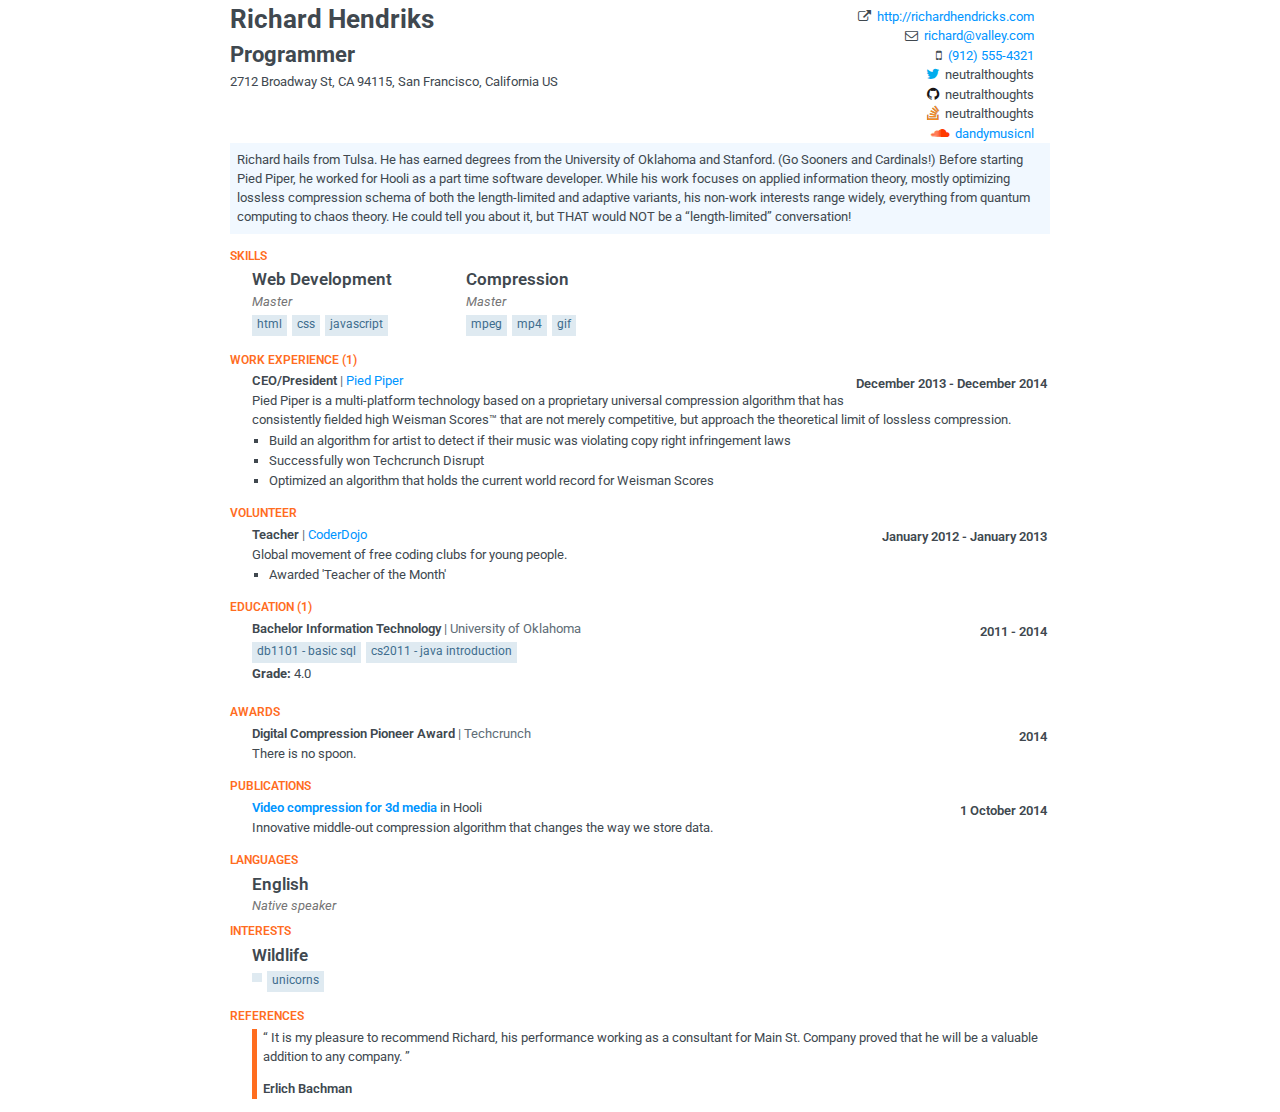
<file: themes/simple/resume.html>
<!DOCTYPE html>
<html th:object="${resume}">
<meta charset="utf-8">
<meta name="viewport"
	content="width=device-width, initial-scale=1.0, user-scalable=no">
<title th:text="*{basics.name}">Richard Hendriks</title>
<link rel="stylesheet"
	href="https://maxcdn.bootstrapcdn.com/font-awesome/4.7.0/css/font-awesome.min.css">
<link href="style.css" rel="stylesheet">
<link href='https://fonts.googleapis.com/css?family=Montserrat:400,700|Open+Sans' rel='stylesheet' type='text/css'>
<link rel="preconnect" href="https://fonts.googleapis.com">
<link rel="preconnect" href="https://fonts.gstatic.com" crossorigin>
<link href="https://fonts.googleapis.com/css2?family=Roboto:wght@300;400&display=swap" rel="stylesheet">
</head>
<body class="vsc-initialized">
	<div id="resume">
		<div id="header" class="clear">
			<div id="header-left">
				<h1 th:text="*{basics.name}">Richard Hendriks</h1>
				<h2 th:text="*{basics.label}">Programmer</h2>

				<span class="location" th:if="*{basics.location != null}"> <span
					class="address" th:text="*{basics.location.address}">2712
						Broadway St,</span> <span class="postalCode"
					th:text="*{basics.location.postalCode}">CA 94115,</span> <span
					class="city" th:text="*{basics.location.city}">San
						Francisco,</span> <span class="region"
					th:text="*{basics.location.region}">California</span> <span
					class="countryCode" th:text="*{basics.location.countryCode}">US</span>
				</span>
			</div>

			<div id="contact">
				<div class="website">
					<span class="fa fa-external-link"></span> <a target="_blank"
						href="http://richardhendricks.com" th:href="*{basics.website}"
						th:text="*{basics.website}">http://richardhendricks.com</a>
				</div>
				<div class="email">
					<span class="fa fa-envelope-o"></span> <a
						href="mailto:richard@valley.com" th:text="*{basics.email}">richard@valley.com</a>
				</div>
				<div class="phone">
					<span class="fa fa-mobile"></span> <a href="tel:(912) 555-4321"
						th:text="*{basics.phone}">(912) 555-4321</a>
				</div>

				<div id="profiles" th:if="*{not #lists.isEmpty(basics.profiles)}">
					<th:block th:each="profile : *{basics.profiles}">
						<div class="item"
							th:if="${#strings.equalsIgnoreCase(profile.network, 'twitter')}">
							<div class="username">
								<span class="fa fa-twitter twitter social"></span> <span
									th:text="${profile.username}">neutralthoughts</span>
							</div>
						</div>
						<div class="item"
							th:if="${#strings.equalsIgnoreCase(profile.network, 'github')}">
							<div class="username">
								<span class="fa fa-github github social"></span> <span
									th:text="${profile.username}">neutralthoughts</span>
							</div>
						</div>
						<div class="item"
							th:if="${#strings.equalsIgnoreCase(profile.network, 'stack-overflow')}">
							<div class="username">
								<span class="fa fa-stack-overflow stack-overflow social"></span> <span
									th:text="${profile.username}">neutralthoughts</span>
							</div>
						</div>
						<div class="item"
							th:if="${#strings.equalsIgnoreCase(profile.network, 'soundcloud')}">
							<div class="username">
								<span class="fa fa-soundcloud soundcloud social"></span> <span
									class="url"> <a target="_blank"
									href="https://soundcloud.com/dandymusicnl"
									th:href="${profile.url}" th:text="${profile.username}">dandymusicnl</a>
								</span>
							</div>
						</div>
					</th:block>
				</div>
			</div>
		</div>

		<section id="summary" class="section">
				<div>
					<p th:text="*{basics.summary}">Richard hails from Tulsa. He has
						earned degrees from the University of Oklahoma and Stanford. (Go
						Sooners and Cardinals!) Before starting Pied Piper, he worked for
						Hooli as a part time software developer. While his work focuses on
						applied information theory, mostly optimizing lossless compression
						schema of both the length-limited and adaptive variants, his
						non-work interests range widely, everything from quantum computing
						to chaos theory. He could tell you about it, but THAT would NOT be
						a “length-limited” conversation!</p>
				</div>
		</section>

		<section class="section margin1" th:if="*{not #lists.isEmpty(skills)}">
			<div>
				<h2 class="section-title">Skills</h2>
      </div>
			<div id="skills">
				<div class="item" th:each="skill : *{skills}">
					<h3 class="name" th:text="${skill.name}">Web Development</h3>
					<div class="level master" th:if="${skill.level} != ''">
						<em th:text="${skill.level}">Master</em>
					</div>
					<ul class="keywords">
						<li th:each="keyword : ${skill.keywords}" th:text="${keyword}">HTML</li>
						<li th:remove="all">CSS</li>
						<li th:remove="all">Javascript</li>
					</ul>
				</div>
				<div class="item" th:remove="all">
					<h3 class="name">Compression</h3>
					<div class="level master">
						<em>Master</em>
					</div>
					<ul class="keywords">
						<li>Mpeg</li>
						<li>MP4</li>
						<li>GIF</li>
					</ul>
				</div>
			</div>
		</section>
		<section class="section" th:if="*{not #lists.isEmpty(work)}">
			<div>
				<h2 class="section-title">
					Work Experience <span class="item-count"
						th:text="*{'(' + work.size() + ')'}">(1)</span>
				</h2>
			</div>

			<section id="work">
				<section class="work-item" th:each="workItem : *{work}">
					<header>
						<div class="position" th:text="${workItem.position}">CEO/President</div>
						<div class="company" th:text="${workItem.name}"><a target="_blank"
						href="http://piedpiper.com" th:href="${workItem.url}">Pied Piper</a></div>
						<div class="date">
							<span class="startDate" th:text="${#temporals.format(workItem.startDate,'yyyy MMM')}">December
								2013</span> - <span class="endDate" th:text="${#temporals.format(workItem.endDate,'yyyy MMM')}?: 'Present'">December
								2014</span>
						</div>
					</header>

					<div class="item" id="work-item">
						<div class="summary">
							<p></p>
							<p th:text="${workItem.summary}">Pied Piper is a
								multi-platform technology based on a proprietary universal
								compression algorithm that has consistently fielded high Weisman
								Scores™ that are not merely competitive, but approach the
								theoretical limit of lossless compression.</p>
							<p></p>
						</div>
						<ul class="highlights"
							th:if="${not #lists.isEmpty(workItem.highlights)}">
							<li th:each="highlight : ${workItem.highlights}"><p
									th:text="${highlight}">Build an algorithm for artist to
									detect if their music was violating copy right infringement
									laws</p></li>
							<li th:remove="all"><p>Successfully won Techcrunch
									Disrupt</p></li>
							<li th:remove="all"><p>Optimized an algorithm that holds
									the current world record for Weisman Scores</p></li>
						</ul>
					</div>
				</section>
			</section>
		</section>
		<section class="section" th:if="*{not #lists.isEmpty(volunteer)}">
			<header>
				<h2 class="section-title">Volunteer</h2>
			</header>
			<section id="volunteer">
				<section class="volunteer-item"
					th:each="volunteerItem : *{volunteer}">
					<header>
						<div class="">
							<div class="position" th:text="${volunteerItem.position}">Teacher</div>
							<div class="organization" th:text="${volunteerItem.organization}"><a target="_blank" href="http://coderdojo.com/"
							th:href="${volunteerItem.url}" th:text="${volunteerItem.url}">CoderDojo</a></div>
						<div class="date">
							<span class="startDate" th:text="${#temporals.format(volunteerItem.startDate,'yyyy MMM')}">
								January 2012 </span> - <span class="endDate"
								th:text="${#temporals.format(volunteerItem.endDate,'yyyy MMM')}?: 'Present'"> January 2013 </span>
						</div>
						</div>
					</header>
					<div class="item">
						<div class="summary">
							<p></p>
							<p th:text="${volunteerItem.summary}">Global movement of free
								coding clubs for young people.</p>
							<p></p>
						</div>
						<ul class="highlights"
							th:if="${not #lists.isEmpty(volunteerItem.highlights)}">
							<li th:each="highlight : ${volunteerItem.highlights}"><p
									th:text="${highlight}">Awarded 'Teacher of the Month'</p></li>
						</ul>
					</div>
				</section>
			</section>
		</section>
		<section class="section" th:if="${not #lists.isEmpty(education)}">
			<header>
				<h2 class="section-title">
					Education <span class="item-count">(1)</span>
				</h2>
			</header>

			<section id="education">
				<section class="education-item"
					th:each="educationItem : *{education}">
					<header>
						<div class="">
							<div class="studyType">Bachelor</div>
							<div class="area">Information Technology</div>
							<div class="institution" th:text="${educationItem.institution}">University
								of Oklahoma</div>
                <div class="date">
                  <span class="startDate" th:text="${#temporals.format(educationItem.startDate,'yyyy MMM')}">
                    2011 </span> - <span class="endDate" th:text="${#temporals.format(educationItem.endDate,'yyyy MMM')}?: 'Present'">
                    2014 </span>
                </div>
						</div>
					</header>
					<ul class="courses"
						th:if="${not #lists.isEmpty(educationItem.courses)}">
						<li th:each="course : ${educationItem.courses}" th:text="${course}">DB1101 - Basic SQL</li>
						<li th:remove="all">CS2011 - Java Introduction</li>
					</ul>
					<div class="item" th:if="${educationItem.score != null}">
						<div class="gpa">
							<strong> Grade:</strong> <span th:text="${educationItem.score}">4.0</span>
						</div>
					</div>
				</section>
			</section>
		</section>
		<section class="section" th:if="*{not #lists.isEmpty(awards)}">
			<header>
				<h2 class="section-title">Awards</h2>
			</header>
			<section id="awards">
				<section class="award-item" th:each="award : *{awards}">
					<header>
						<div class="">
							<div class="title" th:text="${award.title}">Digital
								Compression Pioneer Award</div>
							<div class="awarder" th:text="${award.awarder}">Techcrunch</div>
              <div class="date" th:text="${#temporals.format(award.date,'yyyy MMM')}">2014</div>
						</div>
					</header>

					<div class="item">
						<div class="summary">
							<p></p>
							<p th:text="${award.summary}">There is no spoon.</p>
							<p></p>
						</div>
					</div>
				</section>
			</section>
		</section>
		<section class="section" th:if="*{not #lists.isEmpty(publications)}">
			<header>
				<h2 class="section-title">Publications</h2>
			</header>
			<section id="publications">
				<section class="publication-item"
					th:each="publication : *{publications}">
					<header>
						<div class="">
							<span class="name"> <span class="website"> <a
									target="_blank"
									href="http://en.wikipedia.org/wiki/Silicon_Valley_(TV_series)"
									th:text="${publication.name}" th:href="${publication.url}">Video
										compression for 3d media</a>
							</span>
							</span> <span class="publisher"
								th:text="${'in ' + publication.publisher}"> in Hooli </span>
                <span class="date" th:text="${#temporals.format(publication.releaseDate,'yyyy MMM')}"> 1
                  October 2014 </span>
						</div>
					</header>

					<div class="item">
						<div class="summary">
							<p></p>
							<p th:text="${publication.summary}">Innovative middle-out
								compression algorithm that changes the way we store data.</p>
							<p></p>
						</div>
					</div>
				</section>
			</section>
		</section>
		<section class="section margin1"
			th:if="*{not #lists.isEmpty(languages)}">
			<header>
				<h2 class="section-title">Languages</h2>
			</header>
			<section id="languages">
				<div class="display" th:each="language : *{languages}">
					<h3 class="language" th:text="${language.language}">English</h3><em th:text="${language.fluency}">Native speaker</em>
				</div>
			</section>
		</section>
		<section class="section margin1"
			th:if="*{not #lists.isEmpty(interests)}">
			<header>
				<h2 class="section-title">Interests</h2>
			</header>
			<section id="interests" th:each="interest : *{interests}">
				<div class="item">
					<h3 class="name" th:text="${interest.name}">Wildlife</h3>
					<ul class="keywords">
						<li th:each="keyword : ${interest.keywords}"><span
							th:text="${keyword}"></span></li>
						<li th:remove="all">Unicorns</li>
					</ul>
				</div>
			</section>
		</section>
		<section class="section" th:if="*{not #lists.isEmpty(references)}">
			<header>
				<h2 class="section-title">References</h2>
			</header>
			<section id="references">
				<div class="item" th:each="reference : *{references}">
					<blockquote class="reference" th:text="${reference.reference}">“
						It is my pleasure to recommend Richard, his performance working as
						a consultant for Main St. Company proved that he will be a
						valuable addition to any company. ”</blockquote>
					<div class="name" th:text="${reference.name}">Erlich Bachman</div>
				</div>
			</section>
		</section>
	</div>
</body>
</html>
</file>
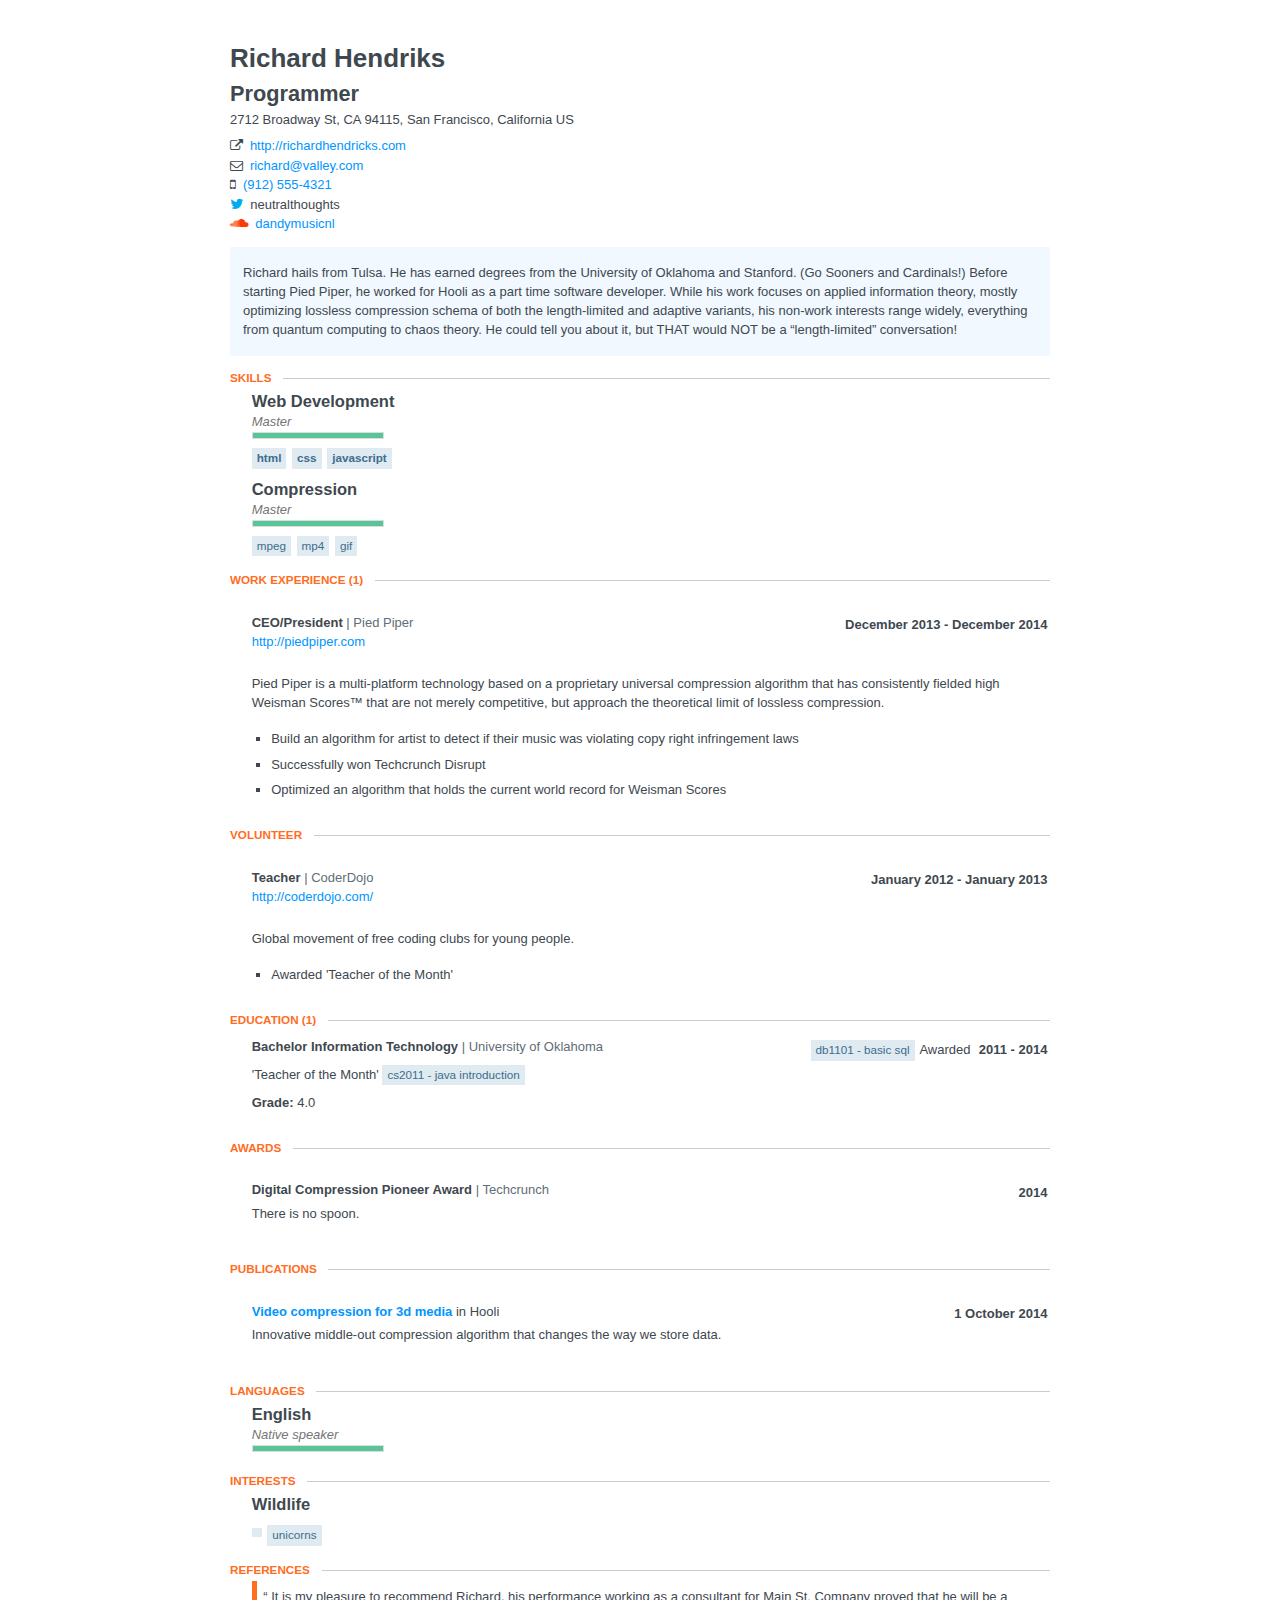
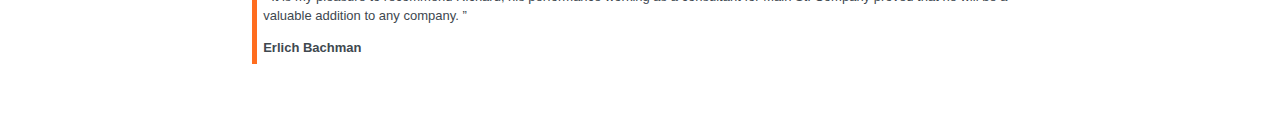
<file: themes/stackoverflow/resume.html>
<!DOCTYPE html>
<!-- saved from url=(0044)https://themes.jsonresume.org/theme/stackoverflow -->
<html th:object="${resume}">
<meta charset="utf-8">
<meta name="viewport"
	content="width=device-width, initial-scale=1.0, user-scalable=no">
<title th:text="*{basics.name}">Richard Hendriks</title>
<link rel="stylesheet"
	href="https://maxcdn.bootstrapcdn.com/font-awesome/4.7.0/css/font-awesome.min.css">
<link href="style.css" rel="stylesheet">
</head>
<body class="vsc-initialized">

	<div id="resume">
		<header id="header" class="clear">
			<div>
				<h1 th:text="*{basics.name}">Richard Hendriks</h1>
				<h2 th:text="*{basics.label}">Programmer</h2>
			</div>

			<span class="location" th:if="*{basics.location != null}"> <span
				class="address" th:text="*{basics.location.address}">2712
					Broadway St,</span> <span class="postalCode"
				th:text="*{basics.location.postalCode}">CA 94115,</span> <span
				class="city" th:text="*{basics.location.city}">San Francisco,</span>
				<span class="region" th:text="*{basics.location.region}">California</span>
				<span class="countryCode" th:text="*{basics.location.countryCode}">US</span>
			</span>


			<div id="contact">
				<div class="website">
					<span class="fa fa-external-link"></span> <a target="_blank"
						href="http://richardhendricks.com" th:href="*{basics.website}"
						th:text="*{basics.website}">http://richardhendricks.com</a>
				</div>
				<div class="email">
					<span class="fa fa-envelope-o"></span> <a
						href="mailto:richard@valley.com" th:text="*{basics.email}">richard@valley.com</a>
				</div>
				<div class="phone">
					<span class="fa fa-mobile"></span> <a href="tel:(912) 555-4321"
						th:text="*{basics.phone}">(912) 555-4321</a>
				</div>
			</div>


			<div id="profiles" th:if="*{not #lists.isEmpty(basics.profiles)}">
				<th:block th:each="profile : *{basics.profiles}">
					<div class="item"
						th:if="${#strings.equalsIgnoreCase(profile.network, 'twitter')}">
						<div class="username">
							<span class="fa fa-twitter twitter social"></span> <span
								th:text="profile.username">neutralthoughts</span>
						</div>
					</div>
					<div class="item"
						th:if="${#strings.equalsIgnoreCase(profile.network, 'soundcloud')}">
						<div class="username">
							<span class="fa fa-soundcloud soundcloud social"></span> <span
								class="url"> <a target="_blank"
								href="https://soundcloud.com/dandymusicnl"
								th:href="*{profile.url}" th:text="*{profile.username}">dandymusicnl</a>
							</span>
						</div>
					</div>
				</th:block>
			</div>
		</header>

		<section class="section main-summary">
			<section>
				<div>
					<p th:text="*{basics.summary}">Richard hails from Tulsa. He has
						earned degrees from the University of Oklahoma and Stanford. (Go
						Sooners and Cardinals!) Before starting Pied Piper, he worked for
						Hooli as a part time software developer. While his work focuses on
						applied information theory, mostly optimizing lossless compression
						schema of both the length-limited and adaptive variants, his
						non-work interests range widely, everything from quantum computing
						to chaos theory. He could tell you about it, but THAT would NOT be
						a “length-limited” conversation!</p>
				</div>
			</section>
		</section>

		<section class="section margin1" th:if="*{not #lists.isEmpty(skills)}">
			<header>
				<h2 class="section-title">Skills</h2>
			</header>
			<section id="skills">
				<div class="item" th:each="skill : *{skills}">
					<h3 class="name" th:text="${skill.name}">Web Development</h3>

					<div class="level master">
						<em th:text="${skill.level}">Master</em>
						<div class="bar"></div>
					</div>
					<ul class="keywords">
						<li th:each="keyword : ${skill.keywords}"><h6
								th:text="${keyword}">HTML</h6></li>
						<li th:remove="all"><h6>CSS</h6></li>
						<li th:remove="all"><h6>Javascript</h6></li>
					</ul>
				</div>
				<div class="item" th:remove="all">
					<h3 class="name">Compression</h3>

					<div class="level master">
						<em>Master</em>
						<div class="bar"></div>
					</div>
					<ul class="keywords">
						<li>Mpeg</li>
						<li>MP4</li>
						<li>GIF</li>
					</ul>
				</div>
			</section>
		</section>
		<section class="section" th:if="*{not #lists.isEmpty(work)}">
			<header>
				<h2 class="section-title">
					Work Experience <span class="item-count"
						th:text="*{'(' + work.size() + ')'}">(1)</span>
				</h2>
			</header>

			<section id="work">
				<section class="work-item" th:each="workItem : *{work}">

					<input id="work-item-0" type="checkbox" class="toggle-item"
						checked="checked"> <label for="work-item-0"></label>

					<header>
						<div class="position" th:text="${workItem.position}">CEO/President</div>
						<div class="company" th:text="${workItem.name}">Pied Piper</div>
						<div class="date">
							<span class="startDate" th:text="${workItem.startDate}">December
								2013</span> - <span class="endDate" th:text="${workItem.endDate}">December
								2014</span>
						</div>
					</header>

					<span class="website"> <a target="_blank"
						href="http://piedpiper.com">http://piedpiper.com</a>
					</span>
					<div class="item" id="work-item">
						<div class="summary">
							<p></p>
							<p th:text="${workItem.summary}">Pied Piper is a
								multi-platform technology based on a proprietary universal
								compression algorithm that has consistently fielded high Weisman
								Scores™ that are not merely competitive, but approach the
								theoretical limit of lossless compression.</p>
							<p></p>
						</div>
						<ul class="highlights"
							th:if="${not #lists.isEmpty(workItem.highlights)}">
							<li th:each="highlight : ${workItem.highlights}"><p
									th:text="${highlight}">Build an algorithm for artist to
									detect if their music was violating copy right infringement
									laws</p></li>
							<li th:remove="all"><p>Successfully won Techcrunch
									Disrupt</p></li>
							<li th:remove="all"><p>Optimized an algorithm that holds
									the current world record for Weisman Scores</p></li>
						</ul>
					</div>
				</section>
			</section>
		</section>
		<section class="section" th:if="*{not #lists.isEmpty(volunteer)}">
			<header>
				<h2 class="section-title">Volunteer</h2>
			</header>
			<section id="volunteer">
				<section class="volunteer-item"
					th:each="volunteerItem : *{volunteer}">

					<input id="volunteer-item-0" type="checkbox" class="toggle-item"
						checked="checked"> <label for="volunteer-item-0"></label>

					<header>
						<div class="header-left">
							<div class="position" th:text="${volunteerItem.position}">Teacher</div>
							<div class="organization" th:text="${volunteerItem.organization}">CoderDojo</div>
						</div>
						<div class="date">
							<span class="startDate" th:text="${volunteerItem.startDate}">
								January 2012 </span> - <span class="endDate"
								th:text="${volunteerItem.endDate}"> January 2013 </span>
						</div>
					</header>
					<div class="website">
						<a target="_blank" href="http://coderdojo.com/"
							th:href="${volunteerItem.url}" th:text="${volunteerItem.url}">http://coderdojo.com/</a>
					</div>
					<div class="item">
						<div class="summary">
							<p></p>
							<p th:text="${volunteerItem.summary}">Global movement of free
								coding clubs for young people.</p>
							<p></p>
						</div>
						<ul class="highlights"
							th:if="${not #lists.isEmpty(volunteerItem.highlights)}">
							<li th:each="highlight : ${volunteerItem.highlights}"><p
									th:text="${highlight}">Awarded 'Teacher of the Month'</p></li>
						</ul>
					</div>
				</section>
			</section>
		</section>
		<section class="section" th:if="${not #lists.isEmpty(education)}">
			<header>
				<h2 class="section-title">
					Education <span class="item-count">(1)</span>
				</h2>
			</header>

			<section id="education">
				<section class="education-item"
					th:each="educationItem : *{education}">
					<header>
						<div class="header-left">
							<div class="studyType">Bachelor</div>
							<div class="area">Information Technology</div>
							<div class="institution" th:text="${educationItem.institution}">University
								of Oklahoma</div>
						</div>
						<div class="date">
							<span class="startDate" th:text="${educationItem.startDate}">
								2011 </span> - <span class="endDate" th:text="${educationItem.endDate}">
								2014 </span>
						</div>
					</header>


					<ul class="courses"
						th:if="${not #lists.isEmpty(educationItem.courses)}">
						<li th:each="course : ${educationItem.courses}">DB1101 -
							Basic SQL</li>
						<span th:text="${course}">Awarded 'Teacher of the Month'</span>
						</li>
						<li th:remove="all">CS2011 - Java Introduction</li>
					</ul>

					<div class="item" th:if="${educationItem.score != null}">
						<div class="gpa">
							<strong> Grade:</strong> <span th:text="${educationItem.score}">4.0</span>
						</div>
					</div>
				</section>
			</section>
		</section>
		<section class="section" th:if="*{not #lists.isEmpty(awards)}">
			<header>
				<h2 class="section-title">Awards</h2>
			</header>
			<section id="awards">
				<section class="award-item" th:each="award : *{awards}">
					<input id="award-item-0" type="checkbox" class="toggle-item"
						checked="checked"> <label for="award-item-0"></label>

					<header>
						<div class="header-left">
							<div class="title" th:text="${award.title}">Digital
								Compression Pioneer Award</div>
							<div class="awarder" th:text="${award.awarder}">Techcrunch</div>
						</div>
						<div class="date" th:text="${award.date}">2014</div>
					</header>

					<div class="item">
						<div class="summary">
							<p></p>
							<p th:text="${award.summary}">There is no spoon.</p>
							<p></p>
						</div>
					</div>
				</section>
			</section>
		</section>
		<section class="section" th:if="*{not #lists.isEmpty(publications)}">
			<header>
				<h2 class="section-title">Publications</h2>
			</header>
			<section id="publications">
				<section class="publication-item"
					th:each="publication : *{publications}">
					<input id="publication-item-0" type="checkbox" class="toggle-item"
						checked="checked"> <label for="publication-item-0"></label>

					<header>
						<div class="header-left">
							<span class="name"> <span class="website"> <a
									target="_blank"
									href="http://en.wikipedia.org/wiki/Silicon_Valley_(TV_series)"
									th:text="${publication.name}" th:href="${publication.url}">Video
										compression for 3d media</a>
							</span>
							</span> <span class="publisher"
								th:text="${'in ' + publication.publisher}"> in Hooli </span>
						</div>
						<span class="date" th:text="${publication.releaseDate}"> 1
							October 2014 </span>
					</header>

					<div class="item">
						<div class="summary">
							<p></p>
							<p th:text="${publication.summary}">Innovative middle-out
								compression algorithm that changes the way we store data.</p>
							<p></p>
						</div>
					</div>
				</section>
			</section>
		</section>
		<section class="section margin1"
			th:if="*{not #lists.isEmpty(languages)}">
			<header>
				<h2 class="section-title">Languages</h2>
			</header>
			<section id="languages">
				<div class="display" th:each="language : *{languages}">
					<h3 class="language" th:text="${language.language}">English</h3>
					<div class="item">
						<div class="level fluency native speaker">
							<em th:text="${language.fluency}">Native speaker</em>
							<div class="bar"></div>
						</div>
					</div>
				</div>
			</section>
		</section>
		<section class="section margin1"
			th:if="*{not #lists.isEmpty(interests)}">
			<header>
				<h2 class="section-title">Interests</h2>
			</header>
			<section id="interests" th:each="interest : *{interests}">
				<div class="item">
					<h3 class="name" th:text="${interest.name}">Wildlife</h3>
					<ul class="keywords">
						<li th:each="keyword : ${interest.keywords}"><span
							th:text="${keyword}"></span></li>
						<li th:remove="all">Unicorns</li>
					</ul>
				</div>
			</section>
		</section>
		<section class="section" th:if="*{not #lists.isEmpty(references)}">
			<header>
				<h2 class="section-title">References</h2>
			</header>
			<section id="references">
				<div class="item" th:each="reference : *{references}">
					<blockquote class="reference" th:text="${reference.reference}">“
						It is my pleasure to recommend Richard, his performance working as
						a consultant for Main St. Company proved that he will be a
						valuable addition to any company. ”</blockquote>
					<div class="name" th:text="${reference.name}">Erlich Bachman</div>
				</div>
			</section>
		</section>



	</div>
</body>
</html>
</file>
<file: themes/simple/style.css>
/********************************************
* 	reset from
* 	http://meyerweb.com/eric/tools/css/reset/
*******************************************/
html,
body,
div,
span,
applet,
object,
iframe,
h1,
h2,
h3,
h4,
h5,
h6,
p,
blockquote,
pre,
a,
abbr,
acronym,
address,
big,
cite,
code,
del,
dfn,
em,
img,
ins,
kbd,
q,
s,
samp,
small,
strike,
strong,
sub,
sup,
tt,
var,
b,
u,
i,
center,
dl,
dt,
dd,
ol,
ul,
li,
fieldset,
form,
label,
legend,
table,
caption,
tbody,
tfoot,
thead,
tr,
th,
td,
article,
aside,
canvas,
details,
embed,
figure,
figcaption,
footer,
header,
hgroup,
menu,
nav,
output,
ruby,
section,
summary,
time,
mark,
audio,
video {
  margin: 0;
  padding: 0;
  border: 0;
  font-size: 100%;
  vertical-align: baseline;
}

article,
aside,
details,
figcaption,
figure,
footer,
header,
hgroup,
menu,
nav,
section {
  display: block;
}

body {
  line-height: 1;
}

ol,
ul {
  list-style: none;
}

blockquote,
q {
  quotes: none;
}

blockquote:before,
blockquote:after,
q:before,
q:after {
  content: none;
}

table {
  border-collapse: collapse;
  border-spacing: 0;
}

/****************
*	COMMONS
****************/
/* @page {
  size: 7in 9.25in;
  margin: 27mm 16mm 27mm 16mm;
} */
body,
html {
  font-family: "Roboto", sans-serif;
  font-size: 13px;
  color: #40484f;
  font-weight: 400;
  letter-spacing: 0;
  line-height: 1.46153846;
  text-align: left;
  -webkit-text-size-adjust: 100%;
}

p {
  display: block;
  margin-bottom: 0.1em;
}

a {
  color: #0095ff;
  text-decoration: none;
}

a:hover {
  color: #0c65a5;
  text-decoration: underline;
}

ul {
  margin-top: 0.1rem;
}

li {
  list-style-type: square;
  list-style-position: outside;
  margin-left: 1.3em;
}

.highlights > li > p {
  margin-bottom: 0.1em;
}

h1 {
  font-size: 2rem;
}

h2 {
  font-size: 1.67rem;
}

h3 {
  font-size: 1.27rem;
}

em {
  color: #757575;
}

blockquote {
  margin-bottom: 1em;
}

strong {
  font-weight: 700;
}

#resume {
  /* padding: 1rem;
  margin-top: 1rem; */
}

.section {
  margin-bottom: 1rem;
}

section .location {
  margin-right: 0.5em;
  color: #606d76;
  font-weight: 700;
}

.section.summary > section {
  margin: 0;
}

.section > section > header {
  font-size: 1.38rem;
  position: relative;
  margin-top: 0.7em;
}

.section > section > header:first-of-type {
  margin: 0;
}

.section > section > header .space-left {
  position: absolute;
  left: -1.56rem;
  top: 5px;
  color: #aaa;
  line-height: 1;
  opacity: 0;
}

.section > header {
  position: relative;
}

#header {
  display: flex;
  flex-direction: row;
  width: 100%;
}

#header-left {
  text-align: left;
  align-items: center;
}

#header > div {
  line-height: 1.5;
  flex: 1 1 100%;
}

#header > div > div {
  margin-right: 1.2em;
}

#header h1.name {
  font-size: 2.8rem;
  font-weight: 100;
  line-height: 100%;
}

#header h2.label {
  color: #202931;
  font-size: 1.47rem;
  font-weight: 300;
}

#header .picture {
  width: 11em;
  float: right;
  border-radius: 4px;
}

#contact {
  margin-top: 0.5rem;
  text-align: right;
  flex: 1 1 100%;
  flex-flow: row wrap;
  justify-content: flex-start;
}

#profiles .item {
  padding: 0;
}

#summary {
  background: #f1f8ff;
  padding: 0.5em 0.5em;
  /* margin-top: 1rem; */
}

#summary p {
  margin: 0.15em 0 0;
}

ul.keywords,
ul.courses {
  /* margin-top: 0.5em; */
}

ul.keywords li,
ul.courses li {
  display: inline-block;
  margin: 2px 2px 2px 0;
  padding: 4px 5px 5px;
  font-size: 0.9rem;
  line-height: 1;
  text-transform: lowercase;
  color: #3e6d8e;
  background-color: #dfeaf1;
  border: 0 solid #dfeaf1;
  white-space: nowrap;
}

ul.keywords li:hover,
ul.courses li:hover {
  background: #dfeaf0;
}

#profiles,
#languages,
#interests {
  flex: 1 1 100%;
  flex-flow: row wrap;
  justify-content: flex-start;
  /* 	display: flex; */
}

h2.section-title {
  display: inline-block;
  background: #fff;
  padding: 0 1em 0.3em 0;
  color: #ff6d1f;
  text-transform: uppercase;
  font-weight: 600;
  border: none;
  font-size: 0.9rem;
}

.fa {
  margin-right: 0.25em;
}

.position,
.company,
.organization,
.institution,
.date,
.area,
.studyType,
.title,
.awarder {
  display: inline;
}

.position,
.studyType,
.area,
.title,
.language,
.name {
  font-weight: 600;
}

.company,
.institution,
.organization,
.awarder {
  color: #606d76;
  font-weight: 400;
}

.section .date {
  font-size: 1rem;
  display: inline-table;
  padding: 0.1em 0;
  font-weight: 600;
}

.item {
}

.gpa {
  padding-bottom: 0.5em;
}

.fa.social {
  font-size: 1.1em;
}

/* Social Media Brand Colors */
.google-plus {
  color: #dd4b39;
}

.tumblr {
  color: #32506d;
}

.foursquare {
  color: #0072b1;
}

.facebook {
  color: #3b5998;
}

.linkedin {
  color: #007bb6;
}

.pinterest {
  color: #cb2027;
}

.dribbble {
  color: #ea4c89;
}

.instagram {
  color: #517fa4;
}

.twitter {
  color: #00aced;
}

.soundcloud {
  color: #ff3a00;
}

.wordpress {
  color: #21759b;
}

.youtube {
  color: #bb0000;
}

.github {
  color: #171515;
}

.stack-overflow {
  color: #828386;
  position: relative;
}

.flickr {
  color: #ff0084;
}

.stack-overflow::after {
  position: absolute;
  left: 0;
  content: "\f16c";
  color: #f68a1f;
  overflow: hidden;
  height: 100%;
}

.telegram {
  color: #2291c3;
}

#languages .item,
#skills .item,
#interests .item {
  width: 15em;
  padding: 0 0.5em 0.5em 0;
  border-bottom: none;
}

#skills {
  flex: 1 1 100%;
  flex-flow: row wrap;
  justify-content: flex-start;
  display: flex;
  margin-left: 1.67rem;
}

#skills .item {
  width: 16em;
}

#skills .item .keywords {
  width: 15em;
}

/* Skill chart */
.level {
  /* margin-bottom: 0.5em; */
}

#references .item {
  padding-left: 0.5em;
  border-left: 5px solid #ff6d1f;
}

.toggle-item {
  visibility: hidden;
}

/******************
*	HELPER CLASSES
******************/
.clear::after {
  content: "";
  display: table;
  clear: both;
}

.display {
  display: block;
  opacity: 1 !important;
}

.margin1 {
  margin-bottom: 0.5rem;
}

/****************
*		TABLET
****************/
@media screen and (min-width: 602px) {
  #resume {
    width: 80%;
    margin: 0 auto;
  }
}

/****************
*		LAPTOP
****************/
@media screen and (min-width: 1025px) {
  #resume {
    width: 820px;
    /* margin: 1rem auto; */
  }
}

.section > section > header .space-left {
  opacity: 1;
  cursor: pointer;
}

.section > section {
  margin-left: 1.67rem;
}

.company::before,
.institution::before,
.organization::before,
.awarder::before {
  content: "| ";
}

.section header .date {
  float: right;
  padding: 0.2em;
}

/*
@media print {
  #resume {
    margin: 0;
    padding: 0;
    -ms-word-wrap: break-word;
    word-wrap: break-word;
    line-height: 1.3;
  }
  @page {
    margin: 1cm 1.4cm;
  }
  .item-count {
    display: none;
  }
  .company::before,
  .institution::before,
  .organization::before,
  .awarder::before {
    content: "at ";
  }
  .summary {
    padding: 2rem 0;
  }
  .section {
    margin: 0.8rem 0;
    padding: 0;
  }
  .section header {
    padding-bottom: 0.15rem;
  }
  .section .location {
    padding-bottom: 0.15rem;
  }
  .stack-overflow::after {
    content: "";
  }
  .fa.social {
    color: #828386;
  }
  ul {
    margin-top: 0.4em;
  }
  ul,
  li {
    padding: 0;
  }
  ul.keywords li,
  ul.courses li {
    margin: 0;
    padding: 0;
    font-size: 0.8rem;
    text-transform: lowercase;
  }
  ul.keywords li::after,
  ul.courses li::after {
    padding: 0 0 0 0.1rem;
    content: " |";
  }
  ul.keywords::before,
  ul.courses::before {
    font-size: 0.8rem;
    font-weight: 600;
  }
  ul.keywords::before {
    content: "Skills acquired: ";
  }
  #skills .keywords::before {
    content: "";
  }
  .section p {
    margin: 0;
    padding: 0;
  }
  ul.courses::before {
    content: "Major courses: ";
  }
  ul.keywords li:last-of-type::after,
  ul.courses li:last-of-type::after {
    content: "";
  }
  .level em {
    font-style: normal;
    padding: 0.1em 0;
  }
  .level .bar {
    display: none;
  }
  #profiles .item {
    padding: 0;
  }
  .item.display {
    display: block;
    opacity: 1 !important;
  }
} */
</file>
<file: themes/stackoverflow/style.css>
/********************************************
* 	reset from
* 	http://meyerweb.com/eric/tools/css/reset/
*******************************************/

html,
body,
div,
span,
applet,
object,
iframe,
h1,
h2,
h3,
h4,
h5,
h6,
p,
blockquote,
pre,
a,
abbr,
acronym,
address,
big,
cite,
code,
del,
dfn,
em,
img,
ins,
kbd,
q,
s,
samp,
small,
strike,
strong,
sub,
sup,
tt,
var,
b,
u,
i,
center,
dl,
dt,
dd,
ol,
ul,
li,
fieldset,
form,
label,
legend,
table,
caption,
tbody,
tfoot,
thead,
tr,
th,
td,
article,
aside,
canvas,
details,
embed,
figure,
figcaption,
footer,
header,
hgroup,
menu,
nav,
output,
ruby,
section,
summary,
time,
mark,
audio,
video {
    margin: 0;
    padding: 0;
    border: 0;
    font-size: 100%;
    vertical-align: baseline;
}

article,
aside,
details,
figcaption,
figure,
footer,
header,
hgroup,
menu,
nav,
section {
    display: block;
}

body {
    line-height: 1;
}

ol,
ul {
    list-style: none;
}

blockquote,
q {
    quotes: none;
}

blockquote:before,
blockquote:after,
q:before,
q:after {
    content: none;
}

table {
    border-collapse: collapse;
    border-spacing: 0;
}


/****************
*	COMMONS
****************/

body,
html {
    font-family: "Helvetica Neue", Helvetica, Arial, "Lucida Grande", sans-serif;
    font-size: 13px;
    color: #40484f;
    font-weight: 400;
    letter-spacing: 0;
    line-height: 1.46153846;
    text-align: left;
    -webkit-text-size-adjust: 100%;
}

p {
    display: block;
    margin-bottom: 1.3em;
}

a {
    color: #0095ff;
    text-decoration: none;
}

a:hover {
    color: #0c65a5;
    text-decoration: underline;
}

ul {
    margin-top: 1rem;
}

li {
    list-style-type: square;
    list-style-position: outside;
    margin-left: 1.3em;
}

.highlights>li>p {
    margin-bottom: 0.5em;
}

h1 {
    font-size: 2rem;
}

h2 {
    font-size: 1.67rem;
}

h3 {
    font-size: 1.27rem;
}

em {
    color: #757575;
}

blockquote {
    margin-bottom: 1em;
}

strong {
    font-weight: 700;
}


/* main container */

#resume {
    padding: 1rem;
    margin-top: 2rem;
}


/* every section wrapper */

.section {
    margin-bottom: 1rem;
}

section .location {
    margin-right: .5em;
    color: #606d76;
    font-weight: 700;
}

#contact {
    margin-top: .5rem;
}

#profiles .item {
    padding: 0;
}

#header>#profiles,
#header>#contact,
#skills,
#languages,
#interests {
	/* itext error */
/*     display: -webkit-box; */
/*     display: -moz-box; */
/*     display: -ms-flexbox; */
/*     display: -webkit-flex; */
/*     display: flex; */
/*     -webkit-flex-flow: row wrap; */
/*     flex-flow: row wrap; */
/*     -webkit-justify-content: flex-start; */
/*     justify-content: flex-start; */
}

#header>div {
    line-height: 1.5;
}

#header>div>div {
    margin-right: 1.2em;
}

#header h1.name {
    font-size: 2.8rem;
    font-weight: 100;
    line-height: 100%;
}

#header h2.label {
    color: #202931;
    font-size: 1.47rem;
    font-weight: 300;
}

#header .picture {
    width: 11em;
    float: right;
    border-radius: 4px;
}

.main-summary {
    background: #f1f8ff;
    padding: 1.2em 1em;
    margin-top: 1rem;
}

.main-summary p {
    margin: .15em 0 0;
}

h2.section-title {
    display: inline-block;
    background: #fff;
    padding: 0 1em 0.3em 0;
    color: #ff6d1f;
    text-transform: uppercase;
    font-weight: 600;
    border: none;
    font-size: .9rem;
}

.section>header {
    position: relative;
}

.fa {
    margin-right: 0.25em;
}

.section>header::after {
    position: absolute;
    left: 0;
    top: .7em;
    height: 1px;
    background: #ccc;
    content: "";
    width: 100%;
    z-index: -100;
    display: block;
}

.section.main-summary>section {
    margin: 0;
}

.section>section>header {
    font-size: 1.38rem;
    position: relative;
    margin-top: .7em;
}

.section>section>header:first-of-type {
    margin: 0;
}

.section>section>header .space-left {
    position: absolute;
    left: -1.56rem;
    top: 5px;
    color: #aaa;
    line-height: 1;
    opacity: 0;
}

.position,
.company,
.organization,
.institution,
.date,
.area,
.studyType,
.title,
.awarder {
    display: inline;
}

.position,
.studyType,
.area,
.title,
.language,
.name {
    font-weight: 600;
}

.company::before,
.institution::before,
.organization::before,
.awarder::before {
    content: "at "
}

.company,
.institution,
.organization,
.awarder {
    color: #606d76;
    font-weight: 400;
}

.section header .date {
    font-size: 1rem;
    display: inline-table;
    padding: .1em 0;
    font-weight: 600;
}

ul.keywords,
ul.courses {
    margin-top: .5em;
}

ul.keywords li,
ul.courses li {
    display: inline-block;
    margin: 2px 2px 2px 0;
    padding: 4px 5px 5px;
    font-size: .9rem;
    line-height: 1;
    text-transform: lowercase;
    color: #3e6d8e;
    background-color: #dfeaf1;
    border: 0 solid #dfeaf1;
    white-space: nowrap;
}

ul.keywords li:hover,
ul.courses li:hover {
    background: #dfeaf0;
}

.item {
    padding: .5em 0;
}

.gpa {
    padding-bottom: .5em;
}

.fa.social {
    font-size: 1.1em;
}


/* Social Media Brand Colors */

.google-plus {
    color: #dd4b39;
}

.tumblr {
    color: #32506d;
}

.foursquare {
    color: #0072b1;
}

.facebook {
    color: #3b5998;
}

.linkedin {
    color: #007bb6;
}

.pinterest {
    color: #cb2027;
}

.dribbble {
    color: #ea4c89;
}

.instagram {
    color: #517fa4;
}

.twitter {
    color: #00aced;
}

.soundcloud {
    color: #ff3a00;
}

.wordpress {
    color: #21759b;
}

.youtube {
    color: #bb0000;
}

.github {
    color: #171515;
}

.stack-overflow {
    color: #828386;
    position: relative;
}

.flickr {
    color: #ff0084;
}

.stack-overflow::after {
    position: absolute;
    left: 0;
    content: '\f16c';
    color: #f68a1f;
    overflow: hidden;
    height: 100%;
}

.telegram {
    color: #2291c3;
}

#languages .item,
#skills .item,
#interests .item {
    width: 15em;
    padding: 0 .5em .5em 0;
    border-bottom: none;
}

#skills .item {
    width: 16em;
}

#skills .item .keywords {
    width: 15em;
}


/* Skill chart */

.level {
    margin-bottom: .5em;
}

.level .bar {
    border: 1px solid #ddd;
    display: block;
    width: 10em;
    height: 5px;
    position: relative;
}

.level .bar::after {
    position: absolute;
    content: " ";
    top: 0;
    left: 0;
    background: black;
    height: 5px;
}

.level.beginner .bar::after {
    background: #EB5F51;
    width: 2.5em;
}

.level.intermediate .bar::after {
    background: #ffdf1f;
    width: 5em;
}

.level.advanced .bar::after,
.level.fluent .bar::after {
    background: #5CB85C;
    width: 7.5em;
}

.level.master .bar::after,
.level.native.speaker .bar::after {
    background: #59C596;
    width: 10em;
}

#references .item {
    padding-left: .5em;
    border-left: 5px solid #ff6d1f;
}

.toggle-item {
  visibility: hidden;
}

/******************
*	HELPER CLASSES
******************/

.clear::after {
    content: "";
    display: table;
    clear: both;
}

.display {
    display: block;
    opacity: 1 !important;
}

.margin1 {
    margin-bottom: .5rem;
}


/****************
*		TABLET
****************/

@media screen and (min-width: 602px) {
    #resume {
        width: 80%;
        margin: 0 auto;
    }
}


/****************
*		LAPTOP
****************/

@media screen and (min-width: 1025px) {
    li {
        margin-left: 1.5em;
    }
    #resume {
        width: 820px;
        margin: 2rem auto;      
    }
    .section>section>header .space-left {
        opacity: 1;
        cursor: pointer;
    }
    .section>section {
        margin-left: 1.67rem;
    }
/*     .toggle-item { */
/*         transform: translate(-9999px); */
/*     } */
/*     .toggle-item+label { */
/*         display: block; */
/*         margin-top: -16px; */
/*     } */
/*     .toggle-item:checked+label:after { */
/*         content: '\f0d7'; */
/*     } */
/*     .toggle-item+label:after { */
/*         float: left; */
/*         cursor: pointer; */
/*         margin-left: -20px; */
/*         color: #aaa; */
/*         font-size: 16px; */
/*         content: '\f0da'; */
/*         font-family: Fontawesome; */
/*     } */
/*     .toggle-item~.item { */
/*         height: 0; */
/*         opacity: 0; */
/*     } */
/*     .toggle-item:checked~.item { */
/*         height: auto; */
/*         opacity: 1; */
/*         transition: all .5s linear; */
/*     } */
    .company::before,
    .institution::before,
    .organization::before,
    .awarder::before {
        content: "| ";
    }
    .header-left {
        float: left;
        width: 70%;
        word-break: normal;
    }
    .section header .date {
        float: right;
        padding: .2em;
    }
    .display {
        display: none;
    }
    .display:not(.none) {
        display: block;
    }
}

@media print {
    #resume {
        margin: 0;
        padding: 0;
        -ms-word-wrap: break-word;
        word-wrap: break-word;
        line-height: 1.3;
        /*font-family: Arial, Georgia, "Lucida Grande", sans-serif;*/
    }
    @page {
        margin: 1cm 1.4cm;
    }
    .item-count {
        display: none;
    }
    .company::before,
    .institution::before,
    .organization::before,
    .awarder::before {
        content: "at ";
    }
    .main-summary {
        padding: 2rem 0;
    }
    .section {
        margin: .8rem 0;
        padding: 0;
    }
    .section header {
        padding-bottom: .15rem;
    }
    .section .location {
        padding-bottom: .15rem;
    }
    .stack-overflow::after {
        content: "";
    }
    .fa.social {
        color: #828386;
    }
    ul {
        margin-top: .4em;
    }
    ul,
    li {
        padding: 0;
    }
    ul.keywords li,
    ul.courses li {
        margin: 0;
        padding: 0;
        font-size: .8rem;
        text-transform: lowercase;
    }
    ul.keywords li::after,
    ul.courses li::after {
        padding: 0 0 0 .1rem;
        content: " |";
    }
    ul.keywords::before,
    ul.courses::before {
        font-size: .8rem;
        font-weight: 600;
    }
    ul.keywords::before {
        content: "Skills acquired: ";
    }
    #skills .keywords::before {
        content: '';
    }
    .section p {
        margin: 0;
        padding: 0;
    }
    ul.courses::before {
        content: "Major courses: ";
    }
    ul.keywords li:last-of-type::after,
    ul.courses li:last-of-type::after {
        content: "";
    }
    .level em {
        font-style: normal;
        padding: .1em 0;
    }
    .level .bar {
        display: none;
    }
    #profiles .item {
        padding: 0;
    }
    .item.display {
        display: block;
        opacity: 1 !important;
    }
}
</file>
